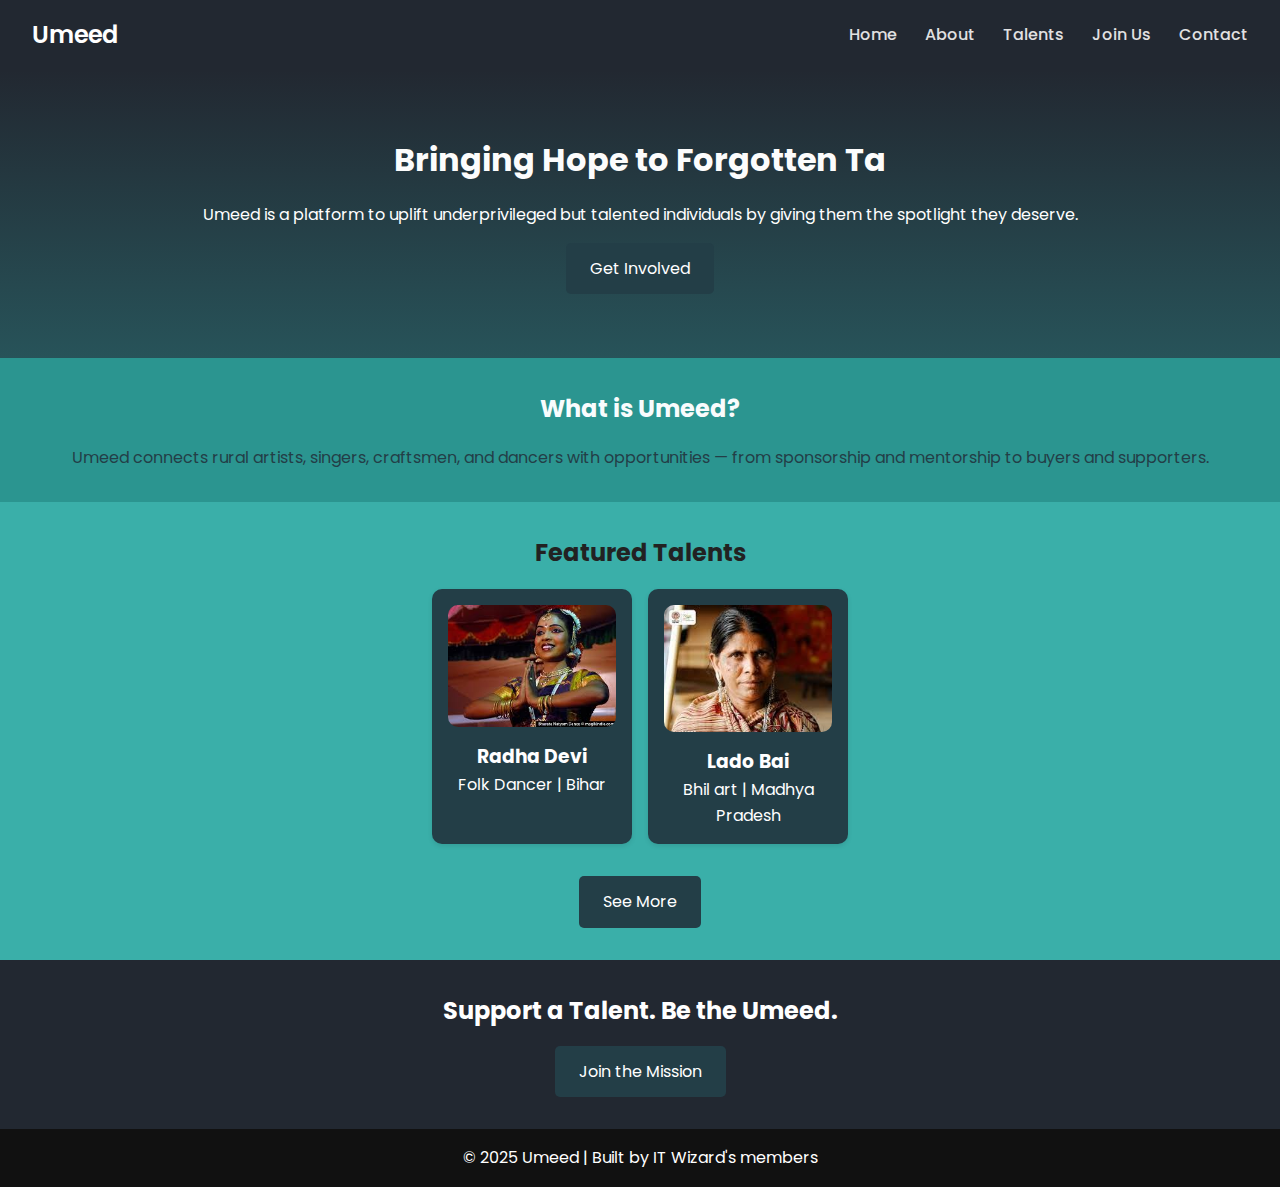
<file: index.html>
<!DOCTYPE html>
<html lang="en">
<head>
  <meta charset="UTF-8" />
  <meta name="viewport" content="width=device-width, initial-scale=1.0"/>
  <title>Umeed – A Platform for Forgotten Talents</title>
  <link rel="stylesheet" href="style.css" />
  <link href="https://fonts.googleapis.com/css2?family=Poppins:wght@400;600&display=swap" rel="stylesheet">
</head>
<body>
  <!-- Navigation -->
  <header class="navbar">
    <div class="logo">Umeed</div>
    <nav>
      <!-- <button id="toggleThemeBtn">🌗 Toggle Theme</button> -->
      <a href="#">Home</a>
      <a href="about.html">About</a>
      <a href="talents.html">Talents</a>
      <a href="join.html">Join Us</a>
      <a href="contact.html">Contact</a>
    </nav>
  </header>

  <!-- Hero Section -->
  <section class="hero">
    <div class="hero-text">
      <h1 id="animatedHeading">Bringing Hope to Forgotten Talents</h1>
      <p>Umeed is a platform to uplift underprivileged but talented individuals by giving them the spotlight they deserve.</p>
      <a href="join.html" class="btn">Get Involved</a>
    </div>
  </section>

  <!-- About -->
  <section class="about">
    <h2>What is Umeed?</h2>
    <p>Umeed connects rural artists, singers, craftsmen, and dancers with opportunities — from sponsorship and mentorship to buyers and supporters.</p>
  </section>

  <!-- Talent Showcase Preview -->
  <section class="showcase">
    <h2>Featured Talents</h2>
    <div class="cards">
      <div class="card">
        <img src="image/radhadevi.jpeg" alt="Folk Artist">
        <h3>Radha Devi</h3>
        <p>Folk Dancer | Bihar</p>
      </div>
      <div class="card">
        <img src="image/ladobai.jpeg" alt="Woodworker">
        <h3>Lado Bai</h3>
        <p>Bhil art | Madhya Pradesh</p>
      </div>
    </div>
    <a href="talents.html" class="btn">See More</a>
  </section>

  <!-- Call to Action -->
  <section class="cta">
    <h2>Support a Talent. Be the Umeed.</h2>
    <a href="join.html" class="btn">Join the Mission</a>
  </section>

  <!-- Footer -->
  <footer class="footer">
    <p>&copy; 2025 Umeed | Built by IT Wizard's members</p>
  </footer>
  
  <script src="script.js"></script>

</body>
</html>
</file>
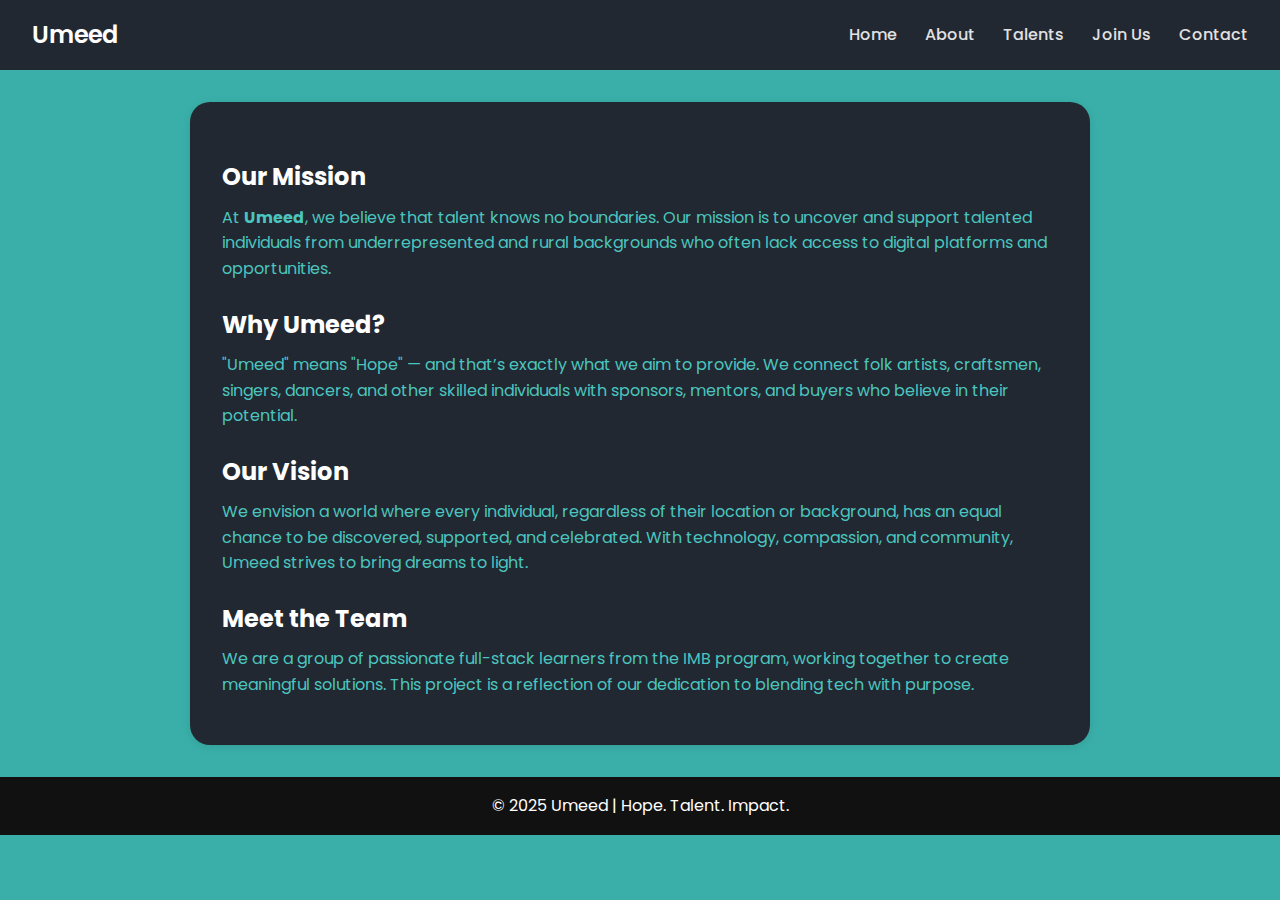
<file: about.html>
<!DOCTYPE html>
<html lang="en">
<head>
  <meta charset="UTF-8" />
  <meta name="viewport" content="width=device-width, initial-scale=1.0"/>
  <title>About Us – Umeed</title>
  <link rel="stylesheet" href="style.css" />
  <link href="https://fonts.googleapis.com/css2?family=Poppins:wght@400;600&display=swap" rel="stylesheet">
</head>
<body>

  <!-- Navbar -->
  <header class="navbar">
    <div class="logo">Umeed</div>
    <nav>
      <a href="index.html">Home</a>
      <a href="about.html">About</a>
      <a href="talents.html">Talents</a>
      <a href="join.html">Join Us</a>
      <a href="contact.html">Contact</a>
    </nav>
  </header>

  <!-- About Section -->
  <section class="about-us">
    <h2>Our Mission</h2>
    <p>
      At <strong>Umeed</strong>, we believe that talent knows no boundaries. Our mission is to uncover and support talented individuals from underrepresented and rural backgrounds who often lack access to digital platforms and opportunities.
    </p>

    <h2>Why Umeed?</h2>
    <p>
      "Umeed" means "Hope" — and that’s exactly what we aim to provide. We connect folk artists, craftsmen, singers, dancers, and other skilled individuals with sponsors, mentors, and buyers who believe in their potential.
    </p>

    <h2>Our Vision</h2>
    <p>
      We envision a world where every individual, regardless of their location or background, has an equal chance to be discovered, supported, and celebrated. With technology, compassion, and community, Umeed strives to bring dreams to light.
    </p>

    <h2>Meet the Team</h2>
    <p>
      We are a group of passionate full-stack learners from the IMB program, working together to create meaningful solutions. This project is a reflection of our dedication to blending tech with purpose.
    </p>
  </section>

  <!-- Footer -->
  <footer class="footer">
    <p>&copy; 2025 Umeed | Hope. Talent. Impact.</p>
  </footer>

</body>
</html>
</file>
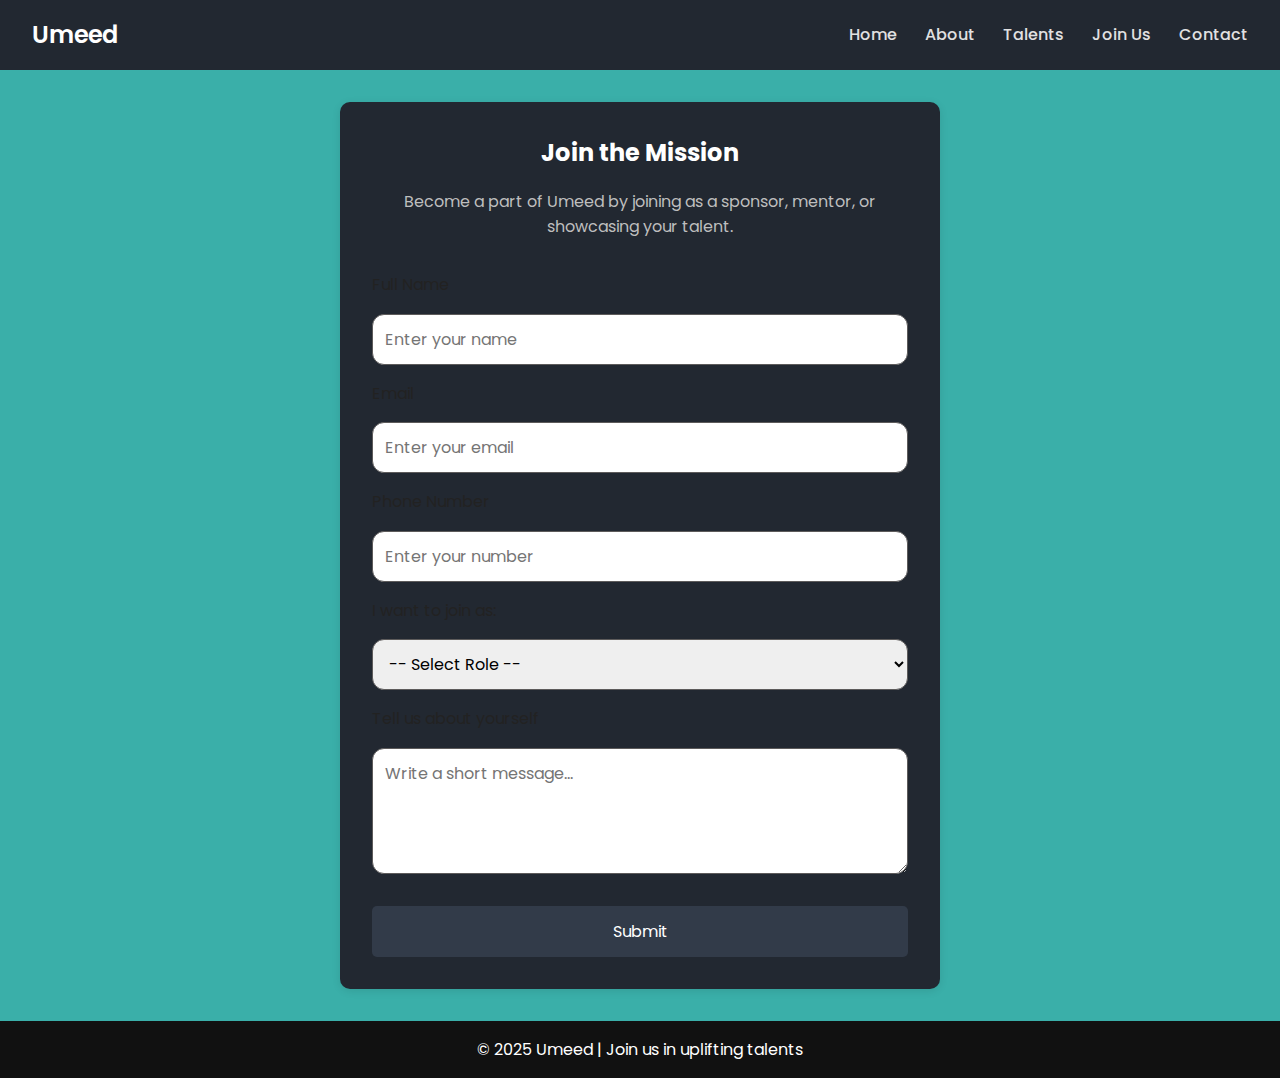
<file: join.html>
<!DOCTYPE html>
<html lang="en">
<head>
  <meta charset="UTF-8" />
  <meta name="viewport" content="width=device-width, initial-scale=1.0"/>
  <title>Join Us – Umeed</title>
  <link rel="stylesheet" href="style.css" />
  <link href="https://fonts.googleapis.com/css2?family=Poppins:wght@400;600&display=swap" rel="stylesheet">
</head>
<body>

  <!-- Navbar -->
  <header class="navbar">
    <div class="logo">Umeed</div>
    <nav>
      <a href="index.html">Home</a>
      <a href="about.html">About</a>
      <a href="talents.html">Talents</a>
      <a href="join.html">Join Us</a>
      <a href="contact.html">Contact</a>
    </nav>
  </header>

  <!-- Join Form Section -->
  <section class="form-section">
    <h2>Join the Mission</h2>
    <p>Become a part of Umeed by joining as a sponsor, mentor, or showcasing your talent.</p>

    <form class="join-form">
      <label for="name">Full Name</label>
      <input type="text" id="name" placeholder="Enter your name" required>

      <label for="email">Email</label>
      <input type="email" id="email" placeholder="Enter your email" required>

      <label for="phone">Phone Number</label>
      <input type="tel" id="phone" placeholder="Enter your number" required>

      <label for="role">I want to join as:</label>
      <select id="role" required>
        <option value="">-- Select Role --</option>
        <option value="sponsor">Sponsor</option>
        <option value="mentor">Mentor</option>
        <option value="talent">Talent</option>
      </select>

      <label for="message">Tell us about yourself</label>
      <textarea id="message" placeholder="Write a short message..." rows="4"></textarea>

      <button type="submit" class="btn">Submit</button>
    </form>
  </section>

  <!-- Footer -->
  <footer class="footer">
    <p>&copy; 2025 Umeed | Join us in uplifting talents</p>
  </footer>

</body>
</html>
</file>
<file: style.css>
* {
  margin: 0;
padding: 0;
 box-sizing: border-box;
  font-family: 'Poppins', sans-serif;
}

body {
line-height: 1.6;
  background: #3AAFA9;
  color: #222;
}
.navbar {
 display: flex;
 justify-content: space-between;
  align-items: center;
  background: #222831;
color: #fff;
  padding: 1rem 2rem;
}

.navbar .logo {
  font-weight: 600;
  font-size: 1.5rem;
}

.navbar nav a {
  color: #e1e1e1;
  margin-left: 1.5rem;
  text-decoration: none;
  font-weight: 500;

}
.navbar nav a:hover{
  color: #3AAFA9;
 
  transform: scale(1.1);
}
.hero {

  color: white;
  padding: 4rem 2rem;
  text-align: center;
  background:linear-gradient(360deg,#233e47cf,#222831)
}
.hero h1 {
  font-size: 2.5rem;
  margin-bottom: 1rem;
}

.btn {
  display: inline-block;
  margin-top: 1rem;
  padding: 0.8rem 1.5rem;
  background: #233e47;
  color: white;
  text-decoration: none;
  border-radius: 5px;
  transition: transform 0.3s ease;
}
.btn:hover{
  background-color: #2e525e;
  transform: scale(1.05);
  
}

.about {
  text-align: center;
  color: #233e47;
  padding: 2rem;
  background: #2b9590;
  
}

.about h2 {
  margin-bottom: 1rem;
  color: #f9fcfd;
}
.showcase {
  padding: 2rem;
  text-align: center;
}

.cards {
  display: flex;
  justify-content: center;
  flex-wrap: wrap;
  gap: 1rem;
  margin: 1rem 0;
}

.card {
  background: #233e47;
 color: white;
border-radius: 10px;
padding: 1rem;
 width: 200px;
  box-shadow: 0 2px 5px rgba(0,0,0,0.1);
  
}
.card:hover{
 background:linear-gradient(120deg,#deff4a,#ff6868,#6df0f5)
   
}

.card img {

  width: 100%;
  border-radius: 10px;
}

.card h3 {
  margin-top: 0.5rem;
}

.cta {
 background: #222831;
 color: white;
 text-align: center;
padding: 2rem;

}
.footer {
  background: #111;
  color: white;
  text-align: center;
  padding: 1rem;
}
.form-section {
background: #222831;
padding: 2rem;
  max-width: 600px;
 margin: 2rem auto;
  border-radius: 10px;
  box-shadow: 0 2px 8px rgba(0,0,0,0.1);

}

.form-section h2 {
  text-align: center;
  color: white;
  margin-bottom: 1rem;

}

.form-section p {


  text-align: center;
  margin-bottom: 2rem;
   color: #bebebe;

}

.join-form {
  display: flex;
 flex-direction: column;

  gap: 1rem;
}

.join-form input,
.join-form textarea,
.join-form select {
  padding: 0.75rem;
  border: 1px solid #5d5b5b;
border-radius: 12px;
  font-size: 1rem;
 resize: vertical;
}
.join-form button {
  background: #323b49;
  color: white;
  border: none;
  padding: 0.8rem;
  cursor: pointer;
  font-size: 1rem;
  border-radius: 5px;
  transition: transform 0.3s ease;
}
.join-form button:hover {
  background: #4b576c;
  transform: scale(1.05);
}
.about-us {

  max-width: 900px;
  margin: 2rem auto;
  padding: 2rem;
  background: #222831;
  border-radius: 20px;
  box-shadow: 0 2px 8px rgba(0,0,0,0.1);
  color: #4bc5bf;
  
}

.about-us h2 {
  color: white;
  margin-top: 1.5rem;

  margin-bottom: 0.5rem;
}

.about-us p {
  margin-bottom: 1rem;
  line-height: 1.6;

}
#animatedHeading {
font-size: 2rem;
color: #fcfcfc;
display: inline-block;
}
</file>
